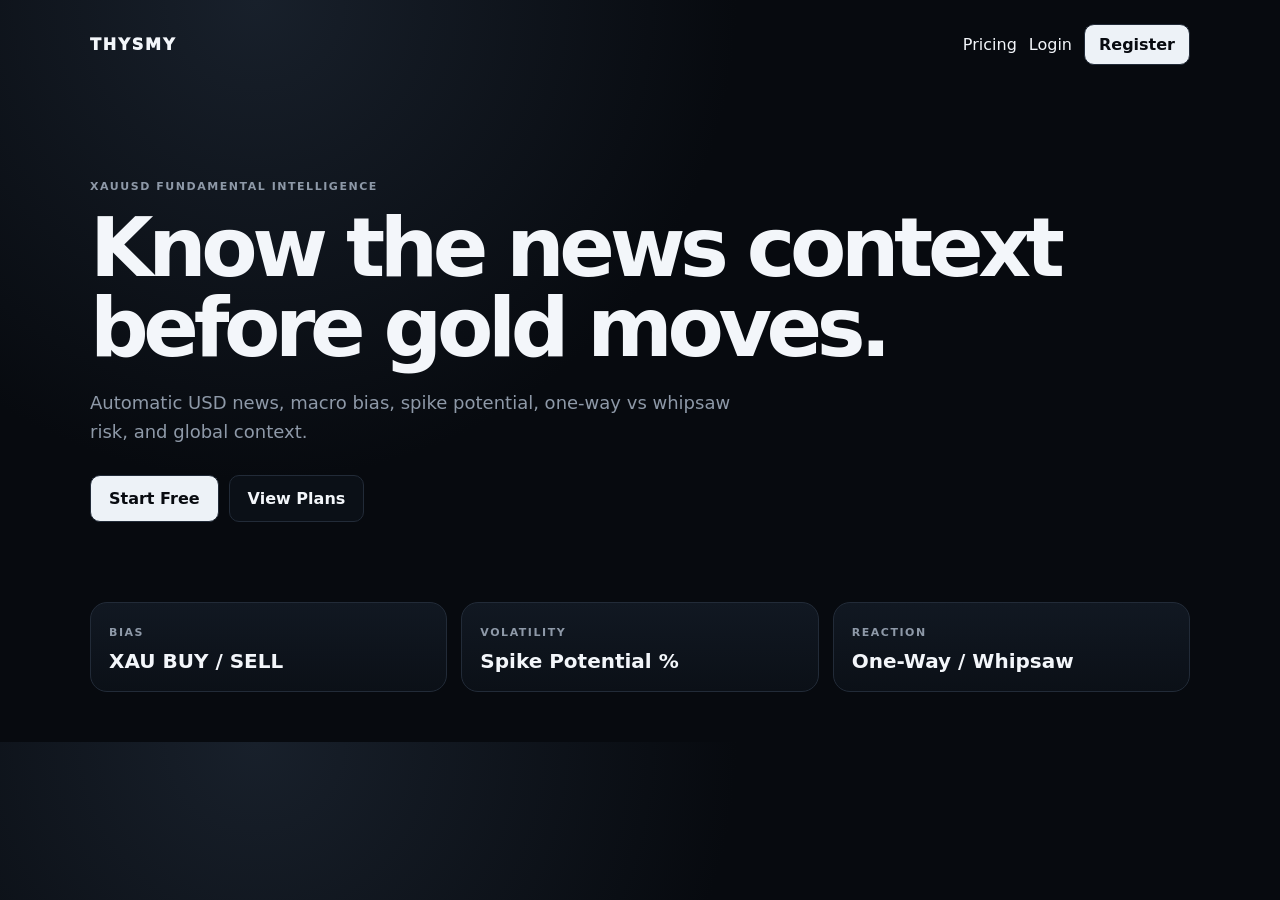
<file: templates/landing.html>
<!doctype html><html><head><meta charset="utf-8"><meta name="viewport" content="width=device-width,initial-scale=1"><title>THYSMY</title><link rel="stylesheet" href="/static/v3.css"></head><body><main class="shell"><nav><b class="brand">THYSMY</b><div><a href="/pricing">Pricing</a><a href="/login">Login</a><a class="btn" href="/register">Register</a></div></nav><section class="landingHero"><span class="tiny">XAUUSD FUNDAMENTAL INTELLIGENCE</span><h1>Know the news context<br>before gold moves.</h1><p>Automatic USD news, macro bias, spike potential, one-way vs whipsaw risk, and global context.</p><div class="actions"><a class="btn big" href="/register">Start Free</a><a class="ghost big" href="/pricing">View Plans</a></div></section><section class="featureGrid"><div class="panel"><span>BIAS</span><b>XAU BUY / SELL</b></div><div class="panel"><span>VOLATILITY</span><b>Spike Potential %</b></div><div class="panel"><span>REACTION</span><b>One-Way / Whipsaw</b></div></section></main></body></html>
</file>
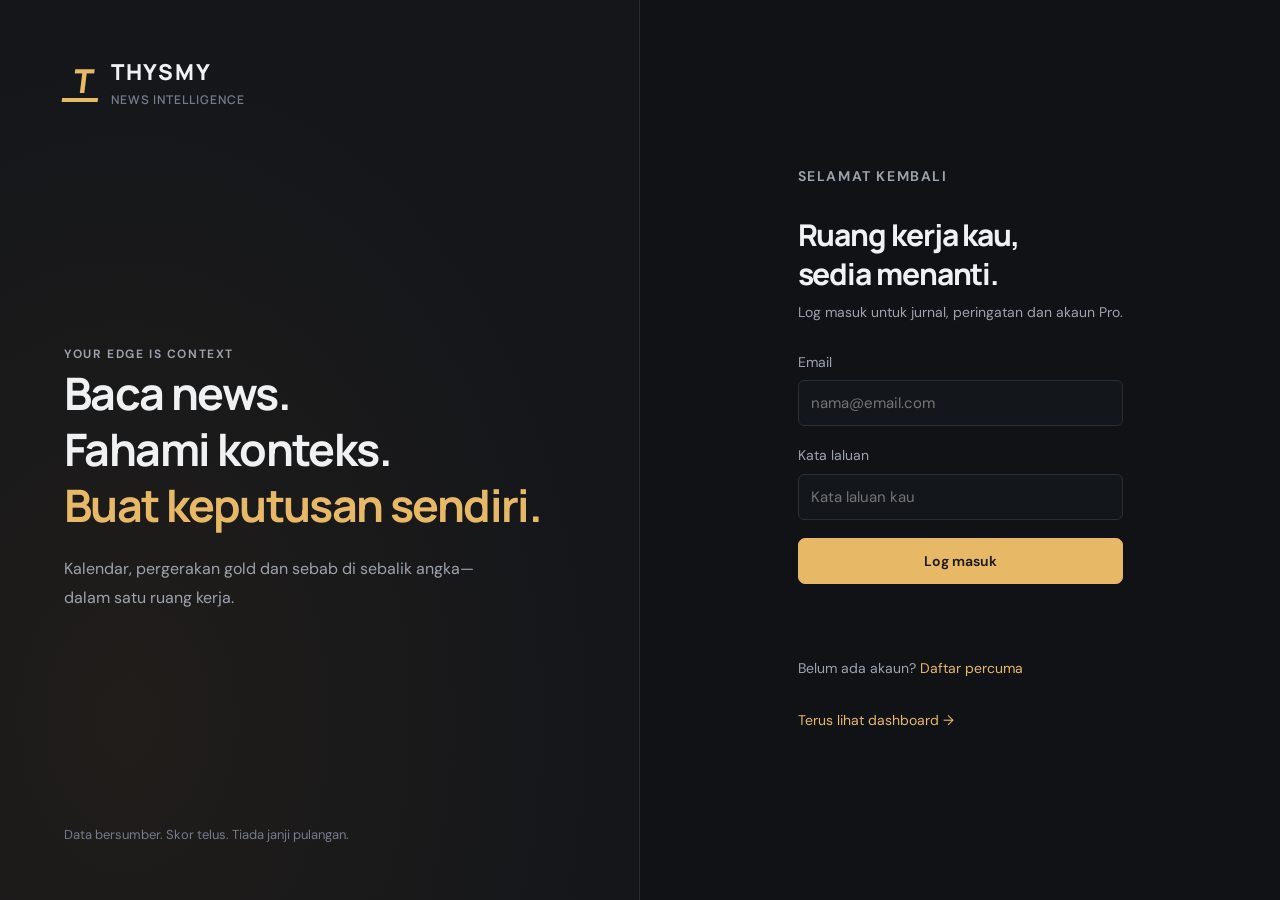
<file: templates/login.html>
<!doctype html>
<html lang="ms"><head><meta charset="utf-8"><meta name="viewport" content="width=device-width,initial-scale=1"><title>Log masuk · THYSMY</title><meta name="description" content="Kalendar ekonomi, analisis gold dan ruang kerja trading THYSMY."><link rel="icon" href="/static/favicon.svg" type="image/svg+xml"><link rel="stylesheet" href="/static/workspace.css"><script src="/static/auth.js" defer></script></head><body class="auth-page"><aside class="auth-story"><a class="brand" href="/"><span class="brand-icon">T</span><span>THYSMY<small>NEWS INTELLIGENCE</small></span></a><div><p class="eyebrow">YOUR EDGE IS CONTEXT</p><h2>Baca news.<br>Fahami konteks.<br><span class="gold-text">Buat keputusan sendiri.</span></h2><p>Kalendar, pergerakan gold dan sebab di sebalik angka—dalam satu ruang kerja.</p></div><small>Data bersumber. Skor telus. Tiada janji pulangan.</small></aside><main class="auth-content"><div class="auth-box"><p class="eyebrow">SELAMAT KEMBALI</p><h1>Ruang kerja kau,<br>sedia menanti.</h1><p class="subtitle">Log masuk untuk jurnal, peringatan dan akaun Pro.</p><form id="form" class="stack"><label>Email<input id="email" type="email" autocomplete="email" maxlength="254" required placeholder="nama@email.com"></label><label>Kata laluan<input id="password" type="password" autocomplete="current-password" maxlength="200" required placeholder="Kata laluan kau"></label><button class="button gold full" id="loginBtn">Log masuk</button><p class="form-status" id="msg" role="status" aria-live="polite"></p></form><p class="auth-switch">Belum ada akaun? <a class="gold-text" href="/register">Daftar percuma</a></p><a class="inline-link" href="/dashboard">Terus lihat dashboard →</a></div></main></body></html>
</file>
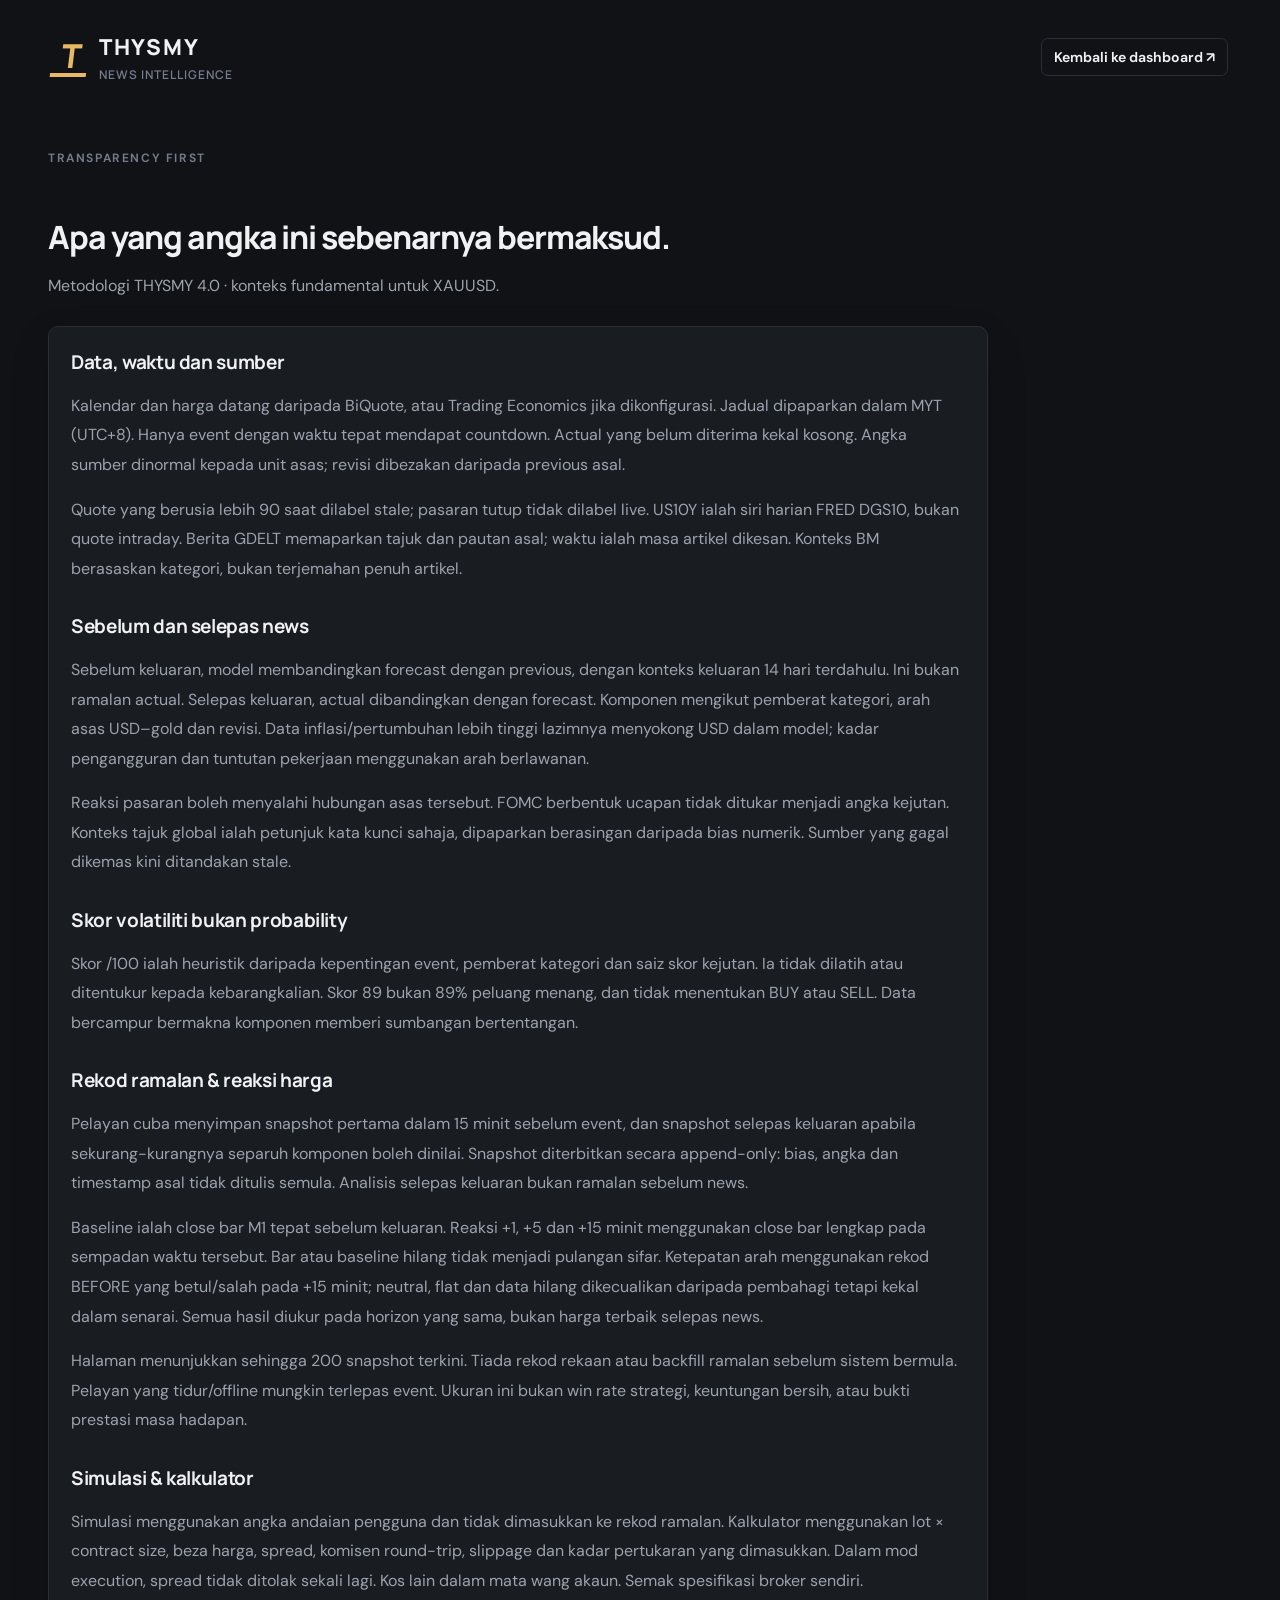
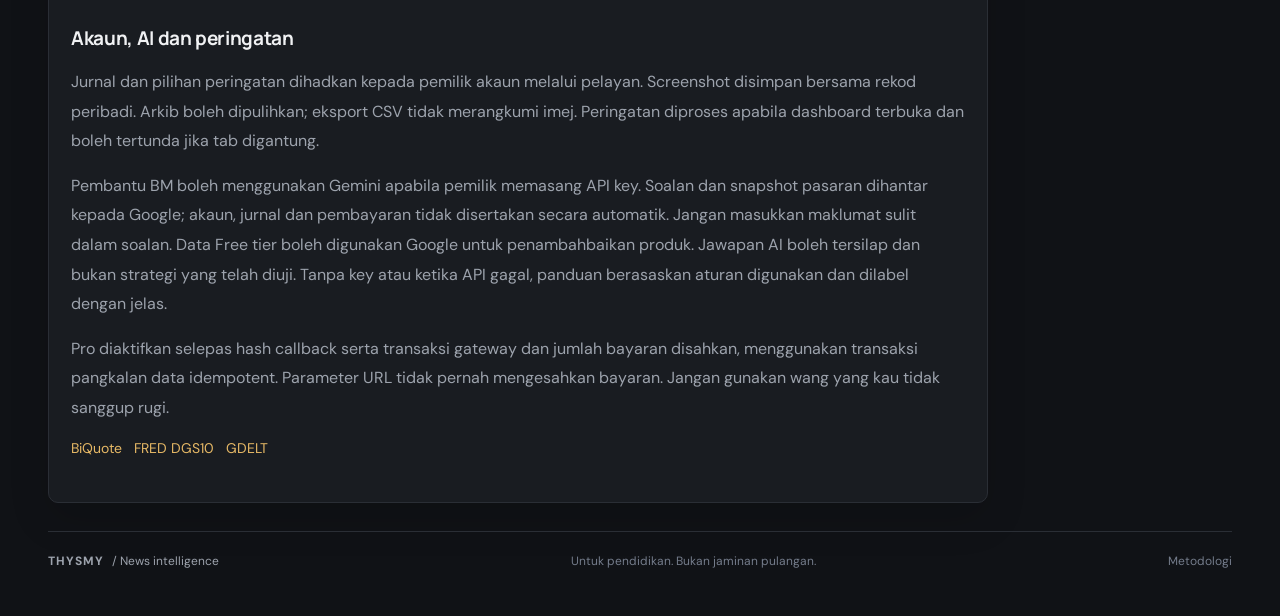
<file: templates/methodology.html>
<!doctype html>
<html lang="ms"><head><meta charset="utf-8"><meta name="viewport" content="width=device-width,initial-scale=1"><title>Metodologi · THYSMY</title><meta name="description" content="Kalendar ekonomi, analisis gold dan ruang kerja trading THYSMY."><link rel="icon" href="/static/favicon.svg" type="image/svg+xml"><link rel="stylesheet" href="/static/workspace.css"></head><body><header class="standalone-nav"><a class="brand" href="/"><span class="brand-icon">T</span><span>THYSMY<small>NEWS INTELLIGENCE</small></span></a><a href="/dashboard" class="button outline small">Kembali ke dashboard ↗</a></header><main class="standalone"><div class="page-heading"><div><p class="eyebrow">TRANSPARENCY FIRST</p><h1>Apa yang angka ini sebenarnya bermaksud.</h1><p class="subtitle">Metodologi THYSMY 4.0 · konteks fundamental untuk XAUUSD.</p></div></div><section class="panel prose"><h2>Data, waktu dan sumber</h2><p>Kalendar dan harga datang daripada BiQuote, atau Trading Economics jika dikonfigurasi. Jadual dipaparkan dalam MYT (UTC+8). Hanya event dengan waktu tepat mendapat countdown. Actual yang belum diterima kekal kosong. Angka sumber dinormal kepada unit asas; revisi dibezakan daripada previous asal.</p><p>Quote yang berusia lebih 90 saat dilabel stale; pasaran tutup tidak dilabel live. US10Y ialah siri harian FRED DGS10, bukan quote intraday. Berita GDELT memaparkan tajuk dan pautan asal; waktu ialah masa artikel dikesan. Konteks BM berasaskan kategori, bukan terjemahan penuh artikel.</p><h2>Sebelum dan selepas news</h2><p>Sebelum keluaran, model membandingkan forecast dengan previous, dengan konteks keluaran 14 hari terdahulu. Ini bukan ramalan actual. Selepas keluaran, actual dibandingkan dengan forecast. Komponen mengikut pemberat kategori, arah asas USD–gold dan revisi. Data inflasi/pertumbuhan lebih tinggi lazimnya menyokong USD dalam model; kadar pengangguran dan tuntutan pekerjaan menggunakan arah berlawanan.</p><p>Reaksi pasaran boleh menyalahi hubungan asas tersebut. FOMC berbentuk ucapan tidak ditukar menjadi angka kejutan. Konteks tajuk global ialah petunjuk kata kunci sahaja, dipaparkan berasingan daripada bias numerik. Sumber yang gagal dikemas kini ditandakan stale.</p><h2>Skor volatiliti bukan probability</h2><p>Skor /100 ialah heuristik daripada kepentingan event, pemberat kategori dan saiz skor kejutan. Ia tidak dilatih atau ditentukur kepada kebarangkalian. Skor 89 bukan 89% peluang menang, dan tidak menentukan BUY atau SELL. Data bercampur bermakna komponen memberi sumbangan bertentangan.</p><h2>Rekod ramalan & reaksi harga</h2><p>Pelayan cuba menyimpan snapshot pertama dalam 15 minit sebelum event, dan snapshot selepas keluaran apabila sekurang-kurangnya separuh komponen boleh dinilai. Snapshot diterbitkan secara append-only: bias, angka dan timestamp asal tidak ditulis semula. Analisis selepas keluaran bukan ramalan sebelum news.</p><p>Baseline ialah close bar M1 tepat sebelum keluaran. Reaksi +1, +5 dan +15 minit menggunakan close bar lengkap pada sempadan waktu tersebut. Bar atau baseline hilang tidak menjadi pulangan sifar. Ketepatan arah menggunakan rekod BEFORE yang betul/salah pada +15 minit; neutral, flat dan data hilang dikecualikan daripada pembahagi tetapi kekal dalam senarai. Semua hasil diukur pada horizon yang sama, bukan harga terbaik selepas news.</p><p>Halaman menunjukkan sehingga 200 snapshot terkini. Tiada rekod rekaan atau backfill ramalan sebelum sistem bermula. Pelayan yang tidur/offline mungkin terlepas event. Ukuran ini bukan win rate strategi, keuntungan bersih, atau bukti prestasi masa hadapan.</p><h2>Simulasi & kalkulator</h2><p>Simulasi menggunakan angka andaian pengguna dan tidak dimasukkan ke rekod ramalan. Kalkulator menggunakan lot × contract size, beza harga, spread, komisen round-trip, slippage dan kadar pertukaran yang dimasukkan. Dalam mod execution, spread tidak ditolak sekali lagi. Kos lain dalam mata wang akaun. Semak spesifikasi broker sendiri.</p><h2>Akaun, AI dan peringatan</h2><p>Jurnal dan pilihan peringatan dihadkan kepada pemilik akaun melalui pelayan. Screenshot disimpan bersama rekod peribadi. Arkib boleh dipulihkan; eksport CSV tidak merangkumi imej. Peringatan diproses apabila dashboard terbuka dan boleh tertunda jika tab digantung.</p><p>Pembantu BM boleh menggunakan Gemini apabila pemilik memasang API key. Soalan dan snapshot pasaran dihantar kepada Google; akaun, jurnal dan pembayaran tidak disertakan secara automatik. Jangan masukkan maklumat sulit dalam soalan. Data Free tier boleh digunakan Google untuk penambahbaikan produk. Jawapan AI boleh tersilap dan bukan strategi yang telah diuji. Tanpa key atau ketika API gagal, panduan berasaskan aturan digunakan dan dilabel dengan jelas.</p><p>Pro diaktifkan selepas hash callback serta transaksi gateway dan jumlah bayaran disahkan, menggunakan transaksi pangkalan data idempotent. Parameter URL tidak pernah mengesahkan bayaran. Jangan gunakan wang yang kau tidak sanggup rugi.</p><div class="toolbar"><a class="inline-link" href="https://biquote.io/docs/" target="_blank" rel="noopener">BiQuote</a><a class="inline-link" href="https://fred.stlouisfed.org/series/DGS10" target="_blank" rel="noopener">FRED DGS10</a><a class="inline-link" href="https://www.gdeltproject.org/" target="_blank" rel="noopener">GDELT</a></div></section><footer class="workspace-foot"><span>THYSMY <span class="muted">/ News intelligence</span></span><span>Untuk pendidikan. Bukan jaminan pulangan.</span><a href="/methodology">Metodologi</a></footer></main></body></html>
</file>
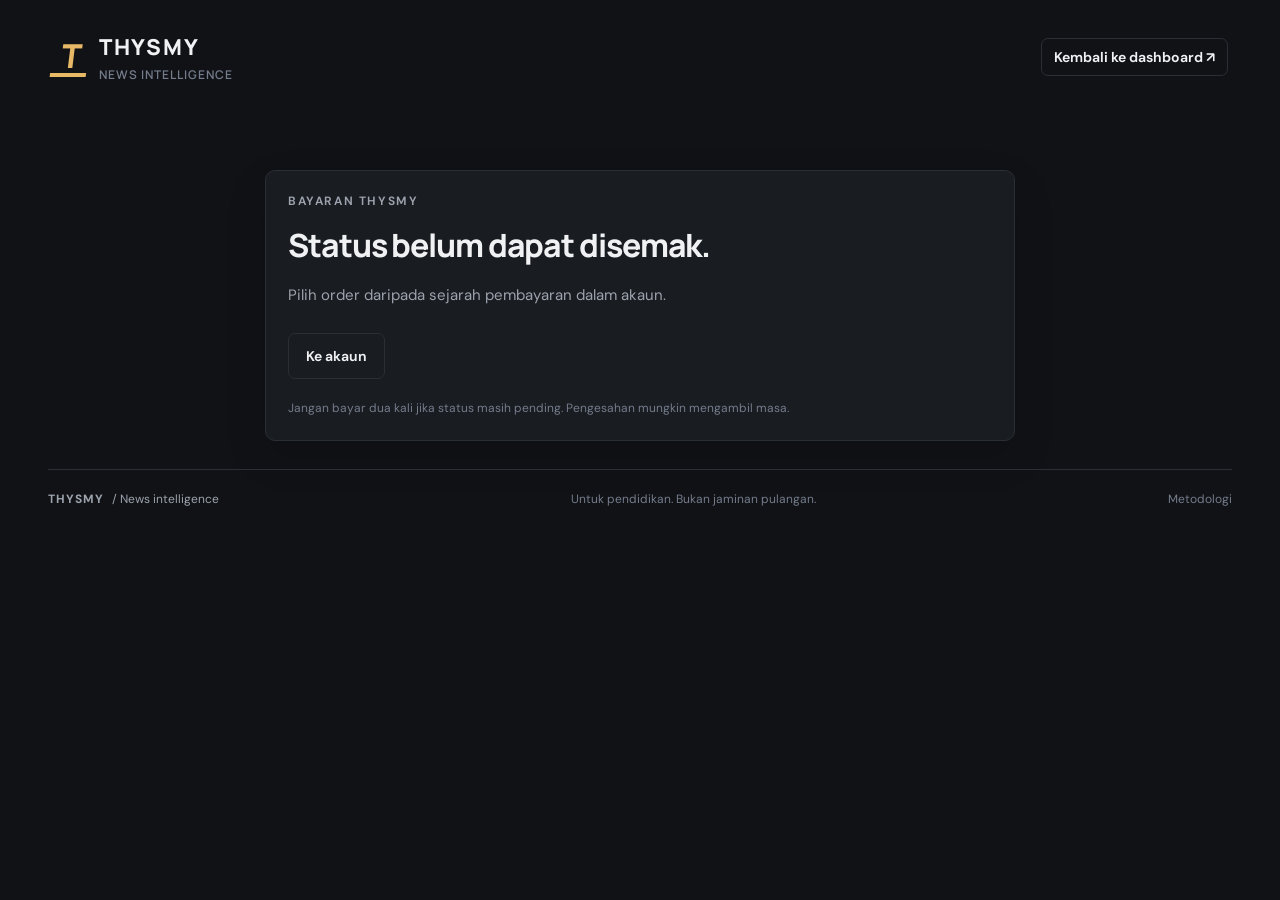
<file: templates/payment_return.html>
<!doctype html>
<html lang="ms"><head><meta charset="utf-8"><meta name="viewport" content="width=device-width,initial-scale=1"><title>Status pembayaran · THYSMY</title><meta name="description" content="Kalendar ekonomi, analisis gold dan ruang kerja trading THYSMY."><link rel="icon" href="/static/favicon.svg" type="image/svg+xml"><link rel="stylesheet" href="/static/workspace.css"><script src="/static/standalone.js" defer></script></head><body><header class="standalone-nav"><a class="brand" href="/"><span class="brand-icon">T</span><span>THYSMY<small>NEWS INTELLIGENCE</small></span></a><a href="/dashboard" class="button outline small">Kembali ke dashboard ↗</a></header><main class="standalone"><section class="panel receipt"><p class="eyebrow">BAYARAN THYSMY</p><h1 id="payment-title">Menyemak pembayaran…</h1><p class="explanation" id="payment-message" role="status">Status hanya dipaparkan selepas disemak dengan akaun dan pelayan.</p><div id="receipt-details"></div><div class="toolbar" style="margin-top:24px"><button class="button gold" id="recheck-payment" hidden>Semak semula dengan gateway</button><button class="button outline" id="print-receipt" hidden>Cetak / simpan resit PDF</button><a class="button outline" href="/dashboard#account">Ke akaun</a></div><p class="help-text">Jangan bayar dua kali jika status masih pending. Pengesahan mungkin mengambil masa.</p></section><footer class="workspace-foot"><span>THYSMY <span class="muted">/ News intelligence</span></span><span>Untuk pendidikan. Bukan jaminan pulangan.</span><a href="/methodology">Metodologi</a></footer></main></body></html>
</file>
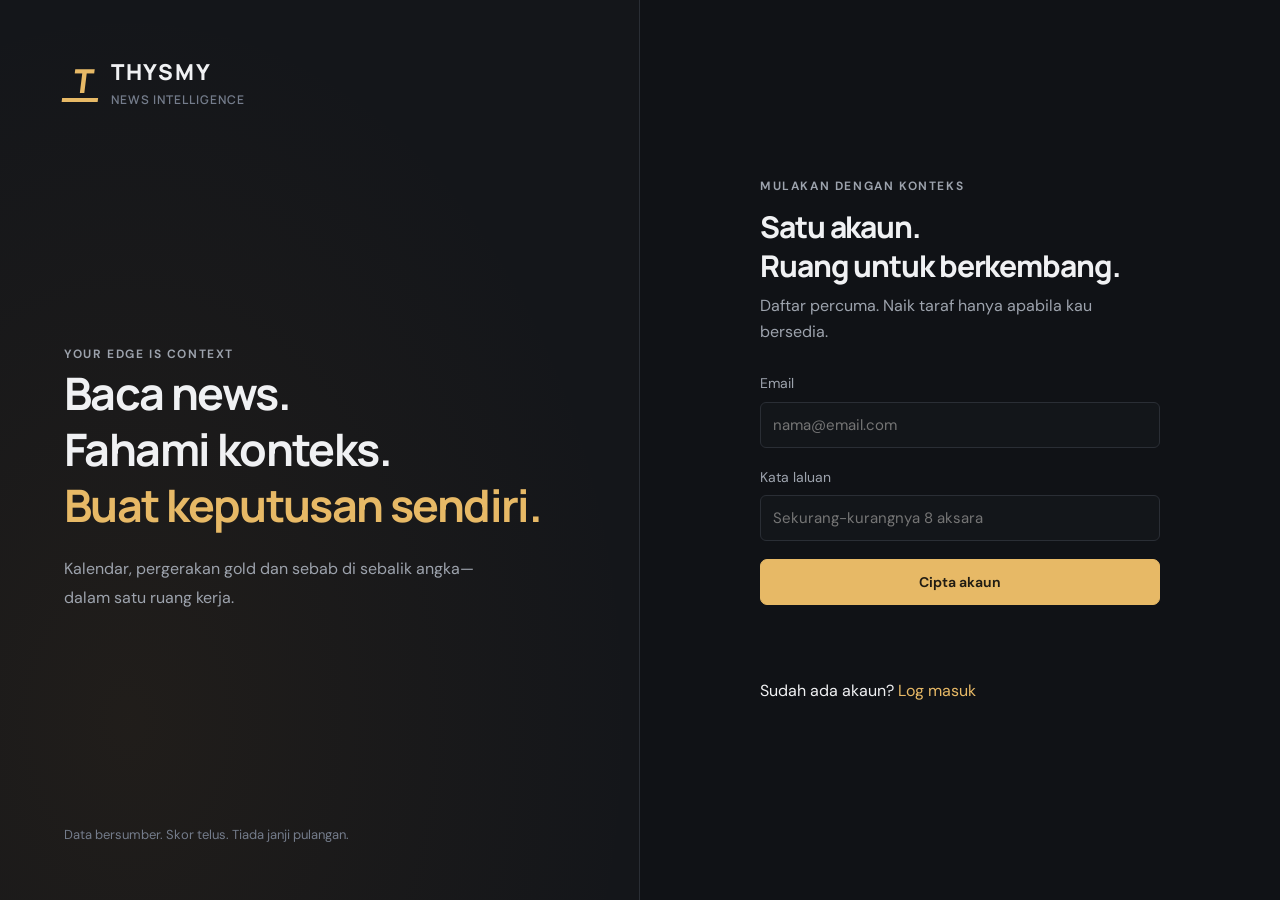
<file: templates/register.html>
<!doctype html>
<html lang="ms"><head><meta charset="utf-8"><meta name="viewport" content="width=device-width,initial-scale=1"><title>Daftar · THYSMY</title><meta name="description" content="Kalendar ekonomi, analisis gold dan ruang kerja trading THYSMY."><link rel="icon" href="/static/favicon.svg" type="image/svg+xml"><link rel="stylesheet" href="/static/workspace.css"><script src="/static/register.js" defer></script></head><body class="auth-page"><aside class="auth-story"><a class="brand" href="/"><span class="brand-icon">T</span><span>THYSMY<small>NEWS INTELLIGENCE</small></span></a><div><p class="eyebrow">YOUR EDGE IS CONTEXT</p><h2>Baca news.<br>Fahami konteks.<br><span class="gold-text">Buat keputusan sendiri.</span></h2><p>Kalendar, pergerakan gold dan sebab di sebalik angka—dalam satu ruang kerja.</p></div><small>Data bersumber. Skor telus. Tiada janji pulangan.</small></aside><main class="auth-content"><div class="auth-box"><div id="registerContent"><p class="eyebrow">MULAKAN DENGAN KONTEKS</p><h1>Satu akaun.<br>Ruang untuk berkembang.</h1><p class="subtitle">Daftar percuma. Naik taraf hanya apabila kau bersedia.</p><form id="registerForm" class="stack"><label>Email<input id="email" type="email" autocomplete="email" maxlength="254" required placeholder="nama@email.com"></label><label>Kata laluan<input id="password" type="password" autocomplete="new-password" minlength="8" maxlength="200" required placeholder="Sekurang-kurangnya 8 aksara"></label><button class="button gold full" id="registerBtn">Cipta akaun</button><p class="form-status" id="msg" role="status" aria-live="polite"></p></form><p class="auth-switch">Sudah ada akaun? <a class="gold-text" href="/login">Log masuk</a></p></div><div id="registerSuccess" class="hidden" role="status"><span class="badge green">PENDAFTARAN DITERIMA</span><h1 style="margin-top:20px">Semak email kau.</h1><p class="explanation">Buka pautan pengesahan dalam Inbox. Kalau belum nampak, semak folder Spam atau Junk juga.</p><p class="help-text">Selepas email disahkan, kau boleh log masuk. Halaman ini tidak akan mengalihkan kau secara automatik.</p><a class="button gold full" style="margin-top:24px" href="/login">Ke halaman login</a></div></div></main></body></html>
</file>
<file: static/v3.css>
:root{--bg:#070a0f;--p:#10161f;--line:#222b38;--txt:#f3f6fa;--muted:#8e99a8;--white:#edf2f7}*{box-sizing:border-box}body{margin:0;background:radial-gradient(circle at 20% 0,#18202b 0,#070a0f 38%);color:var(--txt);font-family:Inter,system-ui,-apple-system,Segoe UI,sans-serif}a{color:inherit;text-decoration:none}.shell,.dash{width:min(1100px,calc(100% - 28px));margin:auto;padding:24px 0 50px}nav,.dashTop{display:flex;justify-content:space-between;align-items:center;gap:14px}nav div{display:flex;align-items:center;gap:12px}.brand{font-weight:950;letter-spacing:.12em}.btn,.ghost{display:inline-block;border-radius:10px;padding:10px 14px;font-weight:850;border:1px solid var(--line);cursor:pointer}.btn{background:var(--white);color:#080b10}.ghost{background:#0b1017;color:var(--txt)}.big{padding:13px 18px}.landingHero{padding:110px 0 80px}.tiny,.planName,.panel>span{font-size:11px;letter-spacing:.14em;color:var(--muted);font-weight:850}.landingHero h1{font-size:clamp(44px,7vw,82px);line-height:.97;letter-spacing:-.065em;margin:14px 0 22px}.landingHero p{max-width:650px;font-size:18px;color:var(--muted);line-height:1.6}.actions{display:flex;gap:10px;margin-top:28px}.featureGrid,.metrics,.cols,.plans{display:grid;gap:14px}.featureGrid,.metrics{grid-template-columns:repeat(3,1fr)}.cols,.plans{grid-template-columns:1fr 1fr}.panel,.plan,.authCard{background:linear-gradient(180deg,#111822,#0b1017);border:1px solid var(--line);border-radius:17px;padding:18px}.featureGrid b{display:block;font-size:20px;margin-top:9px}.authWrap{min-height:100vh;display:grid;place-items:center;padding:20px}.authCard{width:min(430px,100%)}.authCard h1{font-size:34px;margin:8px 0}.authCard p{color:var(--muted)}form{display:grid;gap:10px;margin:22px 0}input{width:100%;background:#080c12;border:1px solid var(--line);color:var(--txt);padding:12px;border-radius:10px;font:inherit}.msg{font-size:13px;color:#e2bcbc;min-height:18px}.small{font-size:12px}.back{position:absolute;top:22px;left:22px}.demoBox{display:grid;grid-template-columns:1fr 1fr;gap:8px;border-top:1px solid var(--line);padding-top:14px}.demoBox b{grid-column:1/-1;font-size:12px;color:var(--muted)}.pricingHead{padding:70px 0 30px}.pricingHead h1{font-size:54px;margin:7px 0}.plan{padding:28px}.plan.featured{border-color:#697585}.price{font-size:40px;font-weight:900;margin:10px 0}.price small{font-size:13px;color:var(--muted)}ul{padding-left:18px;color:var(--muted);line-height:2}.dashTop{margin-bottom:15px}.dashTop h1{margin:3px 0;font-size:28px}.topActions{display:flex;gap:8px}.accountBar{display:flex;justify-content:space-between;gap:12px;padding:12px 15px;border:1px solid var(--line);border-radius:12px;margin-bottom:14px;color:var(--muted);font-size:13px}.hero{padding:24px}.bigBias{font-size:52px;font-weight:950;letter-spacing:-.055em;margin:12px 0 20px}.stats{display:flex;gap:40px}.stats div{display:flex;flex-direction:column;gap:6px}.stats span{font-size:10px;color:var(--muted)}.stats b{font-size:24px}.news{display:grid;grid-template-columns:1fr auto;align-items:start;margin-top:14px}.news h2{font-size:28px;margin:5px 0}.news>strong{font-size:23px}.news #events{grid-column:1/-1}.eventRow{border-top:1px solid rgba(255,255,255,.07);padding:10px 0;display:flex;justify-content:space-between;gap:10px;color:var(--muted)}.eventRow b{color:var(--txt)}.metrics{margin-top:14px}.metrics .panel b{display:block;font-size:34px;margin-top:8px}.cols{margin-top:14px}.kv{display:flex;justify-content:space-between;border-top:1px solid rgba(255,255,255,.07);padding:9px 0;color:var(--muted)}.kv b{color:var(--txt)}.locked{text-align:center;margin-top:14px;padding:30px}.locked p{color:var(--muted)}.tableWrap{overflow:auto}table{width:100%;border-collapse:collapse;font-size:13px}th,td{text-align:left;padding:10px;border-top:1px solid rgba(255,255,255,.07);white-space:nowrap}th{color:var(--muted)}.miniBtn{padding:6px 8px;border-radius:7px;border:1px solid var(--line);background:#0a0f15;color:var(--txt);cursor:pointer}.hidden{display:none!important}@media(max-width:760px){.featureGrid,.metrics,.cols,.plans{grid-template-columns:1fr}.landingHero{padding:70px 0 45px}.bigBias{font-size:40px}.news{grid-template-columns:1fr}.demoBox{grid-template-columns:1fr}.accountBar{display:block}}

.registerSuccess{text-align:center;padding:10px 2px 4px}
.registerSuccess .successIcon{
  width:58px;height:58px;border-radius:50%;margin:4px auto 18px;
  display:grid;place-items:center;font-size:30px;font-weight:900;
  background:#edf2f7;color:#080b10
}
.registerSuccess p{line-height:1.65}
button:disabled{opacity:.6;cursor:not-allowed}
.msg{line-height:1.45}
</file>
<file: static/workspace.css>
@import url('https://fonts.googleapis.com/css2?family=DM+Sans:wght@400;450;500;550;600;650;700&family=Manrope:wght@400;500;600;650;700;750;800&display=swap');
:root{color-scheme:dark;--bg:#101216;--sidebar:#14161a;--panel:#191c21;--panel-2:#1e2228;--line:#2a2e35;--text:#f0f1f3;--muted:#9da3ad;--dim:#747c8b;--gold:#e7b966;--gold-bg:#3a3020;--green:#60c9a8;--red:#f0868d;--input:#13161a;--shadow:0 16px 40px #0002}
[data-theme=light]{color-scheme:light;--bg:#f2f4f7;--sidebar:#fff;--panel:#fff;--panel-2:#edf0f4;--line:#dce1e8;--text:#1b2029;--muted:#566173;--dim:#737d8b;--gold:#986316;--gold-bg:#f5e7ca;--green:#127258;--red:#b43c4a;--input:#f8f9fb;--shadow:0 12px 30px #28354a09}
*{box-sizing:border-box}body{margin:0;background:var(--bg);color:var(--text);font:16px/1.6 'DM Sans',system-ui,sans-serif}a{color:inherit;text-decoration:none}button,input,select,textarea{font:inherit}button,a,input,select,textarea{-webkit-tap-highlight-color:transparent}button{cursor:pointer}button:disabled{opacity:.5;cursor:wait}button:focus-visible,a:focus-visible,input:focus-visible,select:focus-visible,textarea:focus-visible{outline:2px solid var(--gold);outline-offset:4px}button svg,a svg{pointer-events:none}svg{width:19px;height:19px;vertical-align:middle;flex-shrink:0}h1,h2,h3,p{margin:0}h1,h2,h3,.brand{font-family:Manrope,'DM Sans',sans-serif}h1{font-size:clamp(26px,2.5vw,34px);letter-spacing:-1.1px;font-weight:750;line-height:1.3}h2{font-size:19px;letter-spacing:-.35px;line-height:1.4}h3{font-size:17px}small{font-size:13px;line-height:1.5}.muted,.subtitle{color:var(--muted)}.gold-text,.gold-dot{color:var(--gold)}.positive{color:var(--green)!important}.negative{color:var(--red)!important}.hidden,[hidden]{display:none!important}.skip-link{position:fixed;top:-100px;background:var(--gold);color:#151515;padding:10px;z-index:100}.skip-link:focus{top:0}
.sidebar{width:238px;position:fixed;inset:0 auto 0 0;background:var(--sidebar);border-right:1px solid var(--line);display:flex;flex-direction:column;padding:31px 18px 16px;z-index:40}.brand{display:flex;align-items:center;gap:11px;font-weight:800;letter-spacing:1.7px;font-size:22px;margin:0 12px 36px}.brand-icon{display:grid;place-items:center;width:36px;height:39px;font-size:33px;line-height:1;color:var(--gold);font-weight:800;letter-spacing:-2px;border-bottom:4px solid var(--gold);transform:skew(-7deg)}.brand small{display:block;letter-spacing:1.8px;font-size:9px;color:var(--dim);margin-top:1px;font-weight:600}.nav-caption{display:block;color:var(--dim);font-size:11px;font-weight:700;letter-spacing:1.3px;margin:22px 14px 10px}.sidebar>.nav-caption{margin-top:0}nav{overflow:auto;scrollbar-width:thin}nav a{position:relative;display:flex;gap:12px;align-items:center;font-size:14px;padding:11px 13px;margin:3px 0;border-radius:7px;color:var(--muted);transition:background .2s,color .2s}nav a:hover{background:var(--panel-2);color:var(--text)}nav a.active{background:var(--gold-bg);color:var(--gold)}nav a.active:before{content:"";height:20px;width:3px;background:var(--gold);position:absolute;left:-18px;border-radius:0 3px 3px 0}.nav-tag{font-size:9px;font-weight:700;padding:1px 5px;border:1px solid var(--line);border-radius:4px;margin-left:auto}.sidebar-footer{margin-top:auto;padding:20px 5px 0;display:flex;align-items:center;gap:9px;font-size:12px}.sidebar-footer b{display:block;max-width:139px;overflow:hidden;text-overflow:ellipsis;white-space:nowrap}.sidebar-footer small{display:block;color:var(--dim);font-size:11px}.avatar{width:33px;height:33px;border:1px solid #615339;background:var(--gold-bg);color:var(--gold);display:grid;place-items:center;border-radius:50%;font-size:13px;font-weight:700}
.workspace{margin-left:238px}.topbar{height:74px;display:flex;align-items:center;justify-content:space-between;padding:0 36px;border-bottom:1px solid var(--line);gap:15px}.breadcrumb{display:flex;align-items:center;gap:14px;font-size:13px;color:var(--dim)}.breadcrumb b{color:var(--text);font-weight:500}.crumb-slash{color:var(--line)}.top-actions{display:flex;align-items:center;gap:17px}.time-zone{display:flex;align-items:center;gap:7px;color:var(--muted);font-size:12px;font-variant-numeric:tabular-nums}.icon-button{border:0;background:transparent;color:var(--muted);width:34px;height:36px;display:inline-flex;align-items:center;justify-content:center;border-radius:6px}.icon-button:hover{background:var(--panel-2);color:var(--text)}.button{border:1px solid var(--line);background:var(--panel-2);color:var(--text);padding:11px 17px;border-radius:7px;display:inline-flex;align-items:center;justify-content:center;gap:9px;font-size:14px;font-weight:650;min-height:42px;transition:filter .2s,transform .2s}.button:hover{filter:brightness(1.1)}.gold{background:var(--gold);border-color:var(--gold);color:#211c13}.small{padding:7px 12px;min-height:35px;font-size:12px}.small svg{width:15px;height:15px}.outline{background:transparent}.full{width:100%}.text-button{border:0;background:transparent;color:var(--muted);display:flex;align-items:center;justify-content:center;gap:7px;padding:10px;font-size:13px}.inline-link{font-size:13px;color:var(--gold);display:inline-flex;align-items:center;gap:8px}.inline-link svg{width:14px;height:14px}.mobile-menu{display:none}
main{max-width:1640px;margin:auto;padding:32px 36px 20px}.page-heading{display:flex;align-items:center;justify-content:space-between;gap:20px;margin-bottom:28px}.eyebrow{color:var(--muted);font-size:10px;letter-spacing:1.6px;font-weight:650;line-height:1.4}.page-heading .eyebrow{margin-bottom:9px;color:var(--dim);font-size:10px}.subtitle{font-size:14px;margin-top:7px}.heading-actions{display:flex;align-items:center;gap:12px}.status-chip{font-size:11px;padding:4px 8px;border:1px solid var(--line);border-radius:5px;color:var(--muted)}.status-chip.live{color:var(--green)}.status-chip.live:before{content:"";display:inline-block;width:5px;height:5px;border-radius:50%;background:var(--green);margin-right:6px}.notice{border:1px solid #6a502b;background:var(--gold-bg);padding:12px 16px;border-radius:8px;color:var(--gold);margin:0 0 20px;font-size:14px}.market-strip{display:grid;grid-template-columns:repeat(3,minmax(0,1fr));border:1px solid var(--line);background:var(--panel);border-radius:10px;margin-bottom:24px}.market-tile{display:flex;align-items:center;gap:12px;padding:19px 20px;min-width:0}.market-tile+.market-tile{border-left:1px solid var(--line)}.market-tile b{font-size:12px;display:block;font-weight:600}.market-tile small{display:block;color:var(--dim);font-size:11px}.instrument-icon{display:grid;place-items:center;width:34px;height:34px;border:1px solid var(--line);border-radius:50%;font-family:Manrope;font-size:15px;font-weight:650;color:var(--muted);flex-shrink:0}.instrument-icon.gold-text{color:var(--gold)}.market-value{text-align:right;margin-left:auto;font-variant-numeric:tabular-nums}.market-value strong{font-size:19px;font-weight:600;letter-spacing:-.4px;white-space:nowrap}.market-value small{font-size:11px}
.panel{border:1px solid var(--line);background:var(--panel);border-radius:10px;padding:22px;min-width:0;box-shadow:var(--shadow)}.panel-heading{display:flex;align-items:center;justify-content:space-between;gap:12px;margin-bottom:15px}.panel-heading .eyebrow{margin:0}.panel-heading>svg{color:var(--dim)}.panel-heading h2 .muted{font-size:13px;font-weight:450;margin-left:6px}.overview-grid{display:grid;grid-template-columns:minmax(0,1.95fr) minmax(280px,1fr);gap:22px;margin-bottom:22px}.chart-panel{padding-bottom:14px}.chart-panel h2{font-size:17px}.chart-quote{display:flex;align-items:baseline;gap:13px;margin-top:20px}.chart-quote strong{font:650 32px/1.2 Manrope;letter-spacing:-1px;font-variant-numeric:tabular-nums}.chart-quote span{font-size:12px}.segmented{display:inline-flex;background:var(--input);border:1px solid var(--line);border-radius:6px;padding:3px;gap:2px}.segmented button{border:0;background:transparent;color:var(--muted);padding:4px 10px;border-radius:4px;font-size:12px}.segmented button.selected{background:var(--panel-2);color:var(--text)}.chart-wrap{height:246px;position:relative;margin:15px -5px 0}.chart-wrap canvas{width:100%;height:100%;display:block}.chart-empty{position:absolute;inset:0;display:flex;align-items:center;justify-content:center;flex-direction:column;gap:8px;color:var(--dim);background:repeating-linear-gradient(0deg,transparent,transparent 58px,var(--line) 59px,transparent 60px)}.chart-empty svg{width:32px;height:32px;margin-bottom:4px;color:var(--gold)}.chart-empty b{font-size:14px;color:var(--muted);font-weight:500;background:var(--panel);padding:4px}.chart-empty span{font-size:12px;max-width:260px;text-align:center;background:var(--panel)}.panel-foot{display:flex;justify-content:space-between;gap:10px;padding-top:13px;font-size:10px;color:var(--dim);border-top:1px solid var(--line)}.event-focus{display:flex;flex-direction:column;background:radial-gradient(ellipse at 100% 0%,#9b783812,transparent 70%),var(--panel)}.event-focus h2{font-size:22px;margin-top:12px}.event-focus>.muted{font-size:12px;margin-top:4px}.badge{font-size:10px;border:1px solid var(--line);border-radius:4px;padding:3px 7px;color:var(--muted);white-space:nowrap;font-weight:550;display:inline-block}.amber{color:var(--gold);background:var(--gold-bg);border-color:#70542750}.green{color:var(--green);background:#38bb9115;border-color:#38bb9130}.red{color:var(--red);background:#ed697818;border-color:#ed697835}.event-orb{background:var(--gold-bg);border:1px solid #70542750;width:40px;height:40px;display:grid;place-items:center;border-radius:10px;color:var(--gold);margin-top:4px}.countdown{font:600 36px/1.25 Manrope;letter-spacing:3px;margin-top:17px;font-variant-numeric:tabular-nums;color:var(--text)}.countdown-label{font-size:9px;letter-spacing:1.4px;color:var(--dim);margin-top:4px}.event-components{margin:20px 0 18px;flex:1}.component-row{display:flex;justify-content:space-between;gap:10px;padding:7px 0;font-size:12px;border-top:1px solid var(--line);color:var(--muted)}.component-row b{font-weight:500;color:var(--text);text-align:right}.event-focus>.text-button{padding-bottom:0;font-size:11px}
.signal-grid{display:grid;grid-template-columns:repeat(3,minmax(0,1fr));gap:22px;margin-bottom:22px}.signal-card h2{font-size:25px;font-weight:650;letter-spacing:-.7px;margin:15px 0 7px}.signal-card .muted{font-size:12px;line-height:1.65;min-height:40px}.signal-card .inline-link{margin-top:15px;font-size:12px}.score-line{display:flex;align-items:baseline;gap:5px}.score-line>span{font-size:14px;color:var(--dim)}.score-line .badge{margin-left:auto;font-size:10px}.direction-bar{height:5px;border-radius:4px;background:linear-gradient(90deg,#de7073,#515962 50%,#52bf9f);position:relative;margin-top:18px}.direction-bar>span{position:absolute;left:50%;top:-4px;width:4px;height:13px;border:1px solid var(--bg);background:var(--text);border-radius:3px}.scale-labels{display:flex;justify-content:space-between;font-size:9px;color:var(--dim);margin-top:7px;letter-spacing:.7px}.meter{height:5px;border-radius:4px;background:var(--panel-2);margin:14px 0 12px;overflow:hidden}.meter>span{display:block;background:var(--gold);width:0;height:100%;border-radius:4px;transition:width .4s}.overview-bottom{display:grid;grid-template-columns:1.35fr 1fr;gap:22px}.overview-bottom h2{font-size:16px}.list-empty{font-size:14px;color:var(--dim);min-height:150px;display:flex;align-items:center;justify-content:center;text-align:center;padding:22px}.agenda-row{display:flex;align-items:center;gap:12px;padding:13px 0;border-top:1px solid var(--line);font-size:13px}.agenda-row time{color:var(--muted);font-size:11px;min-width:53px;font-variant-numeric:tabular-nums}.agenda-row>div{min-width:0;flex:1}.agenda-row b{font-weight:500}.agenda-row small{display:block;font-size:10px;color:var(--dim)}.news-row{display:block;padding:13px 0;border-top:1px solid var(--line)}.news-row b{display:block;font-size:13px;font-weight:500;line-height:1.6}.news-row small{color:var(--dim);font-size:10px;display:block;margin-top:5px}.news-row:hover b{color:var(--gold)}.workspace-foot{display:flex;align-items:center;justify-content:space-between;gap:20px;font-size:10px;color:var(--dim);margin-top:28px;padding-top:20px;border-top:1px solid var(--line)}.workspace-foot>span:first-child{font-weight:700;letter-spacing:1px;color:var(--muted)}.workspace-foot .muted{font-weight:400;letter-spacing:0;margin-left:4px}
.toolbar{display:flex;align-items:center;gap:12px;flex-wrap:wrap;margin-bottom:20px}.toolbar input{min-width:200px;flex:1}.form-grid{display:grid;grid-template-columns:1fr 1fr;gap:18px}.form-grid .span-2{grid-column:1/-1}label{display:flex;flex-direction:column;gap:7px;color:var(--muted);font-size:14px}input,select,textarea{border:1px solid var(--line);background:var(--input);color:var(--text);padding:10px 12px;border-radius:6px;min-width:0;width:100%;font-size:15px;min-height:44px}input[type=checkbox]{width:18px;height:18px;min-height:0;accent-color:var(--gold)}textarea{resize:vertical;min-height:90px}label.check{display:flex;flex-direction:row;align-items:center;gap:10px}.two-columns{display:grid;grid-template-columns:1.3fr 1fr;gap:22px}.stack{display:grid;gap:20px}.help-text{font-size:12px;color:var(--dim);margin-top:10px}.result-big{font:650 36px Manrope;letter-spacing:-1px;color:var(--gold);margin:10px 0}.detail-row{display:flex;justify-content:space-between;gap:16px;font-size:14px;padding:11px 0;border-bottom:1px solid var(--line)}.detail-row>span:first-child{color:var(--muted)}.detail-row>span:last-child{text-align:right}.table-wrap{overflow:auto}table{border-collapse:collapse;width:100%;font-size:14px;text-align:left}th{font-size:11px;color:var(--dim);text-transform:uppercase;letter-spacing:.7px;font-weight:600;padding:12px;border-bottom:1px solid var(--line);white-space:nowrap}td{padding:15px 12px;border-bottom:1px solid var(--line);font-variant-numeric:tabular-nums}td small{color:var(--dim);font-size:11px;display:block}tr:last-child td{border-bottom:0}td a:hover{color:var(--gold)}.table-number{text-align:right;white-space:nowrap}.empty-state{min-height:260px;display:flex;align-items:center;justify-content:center;flex-direction:column;gap:12px;text-align:center;padding:35px}.empty-state>svg{width:36px;height:36px;color:var(--gold)}.empty-state p{max-width:440px;font-size:14px;color:var(--muted)}.empty-state h2{font-size:21px}.metric-row{display:grid;grid-template-columns:repeat(4,minmax(0,1fr));gap:18px;margin-bottom:22px}.metric-row .panel{padding:18px}.metric-row strong{display:block;font-size:26px;font-weight:600;margin-top:6px}.metric-row small{font-size:12px;color:var(--muted)}.explanation{font-size:15px;line-height:1.8;color:var(--muted)}.reason-list{padding-left:18px;color:var(--muted);font-size:14px;line-height:1.9}.chat-stream{min-height:300px;max-height:580px;overflow:auto;display:flex;flex-direction:column;gap:18px;padding:15px 0}.chat-message{max-width:90%;border:1px solid var(--line);background:var(--panel-2);border-radius:12px;padding:16px 20px;font-size:15px;white-space:pre-wrap}.chat-message.user{align-self:flex-end;background:var(--gold-bg)}.chat-message small{display:block;margin-top:12px;color:var(--dim)}.chat-message a{color:var(--gold)}.chat-compose{display:flex;gap:10px}.chat-compose input{flex:1}.suggestions{display:flex;flex-wrap:wrap;gap:8px;margin:16px 0}.suggestions button{font-size:12px}.timeline{position:relative}.timeline .news-row{padding:22px 0}.timeline .news-row b{font-size:17px}.timeline .news-row small{font-size:12px}.timeline .news-summary{font-size:14px;color:var(--muted);margin-top:10px}.subscription-card{position:relative;border-color:#775c3480;overflow:hidden}.subscription-card h2{font-size:26px}.subscription-price{font:700 43px Manrope;margin:15px 0 5px}.subscription-price small{font-family:'DM Sans';font-size:15px;color:var(--muted);font-weight:400}.check-list{list-style:none;padding:0;font-size:14px;line-height:2.5;color:var(--muted)}.check-list li:before{content:"✓";color:var(--gold);margin-right:10px}.mini-chart{height:190px;width:100%}.journal-image{max-width:100%;max-height:280px;border-radius:8px;margin-top:14px}.pills{display:flex;gap:8px;flex-wrap:wrap}.pill{padding:5px 10px;border:1px solid var(--line);border-radius:30px;font-size:12px;background:var(--panel-2);color:var(--muted)}.pill.active{color:var(--gold);border-color:var(--gold)}.form-status{min-height:25px;margin-top:12px;font-size:14px;color:var(--gold)}dialog{background:var(--panel);color:var(--text);border:1px solid var(--line);border-radius:14px;padding:32px;max-width:min(780px,calc(100vw - 32px));max-height:88vh;min-width:min(400px,calc(100vw - 32px))}dialog::backdrop{background:#0009;backdrop-filter:blur(4px)}.dialog-close{position:absolute;right:10px;top:10px}#toast{position:fixed;bottom:25px;left:calc(50% + 119px);transform:translateX(-50%);z-index:90;max-width:calc(100vw - 32px);background:var(--text);color:var(--bg);border-radius:8px;padding:12px 20px;font-size:14px;box-shadow:var(--shadow)}.nav-scrim{display:none}
.auth-page{min-height:100vh;display:grid;grid-template-columns:1fr 1fr}.auth-story{padding:55px 10%;display:flex;flex-direction:column;justify-content:space-between;background:radial-gradient(ellipse at 20% 80%,#97621e18,transparent 70%),var(--sidebar);border-right:1px solid var(--line)}.auth-story .brand{margin:0}.auth-story h1{font-size:clamp(35px,4.5vw,65px);letter-spacing:-2px;line-height:1.15;max-width:500px}.auth-story p{color:var(--muted);max-width:430px;margin-top:25px;line-height:1.8}.auth-story small{color:var(--dim)}.auth-content{display:flex;align-items:center;justify-content:center;padding:40px}.auth-box{width:100%;max-width:400px}.auth-box h1{font-size:30px;margin-bottom:8px}.auth-box>p{color:var(--muted);font-size:14px;margin-bottom:28px}.auth-box form{display:grid;gap:18px}.auth-box .auth-bottom{font-size:14px;margin-top:22px;text-align:center;color:var(--muted)}.auth-box .auth-bottom a{color:var(--gold)}.standalone{max-width:1060px;margin:auto;padding:45px 28px}.standalone .brand{margin-left:0}.standalone h1{margin:50px 0 14px}.standalone .two-columns{margin-top:35px}.methodology p,.methodology li{font-size:16px;color:var(--muted);line-height:1.9}.methodology h2{margin:30px 0 12px}
@media(min-width:1500px){.chart-wrap{height:295px}.market-tile b{font-size:14px}.market-value strong{font-size:22px}.signal-card .muted{font-size:14px}.eyebrow{font-size:12px}.agenda-row{font-size:14px}.news-row b{font-size:14px}}
@media(max-width:1200px){.sidebar{width:216px;padding-left:14px;padding-right:14px}.workspace{margin-left:216px}.brand{font-size:20px;margin-left:6px;gap:8px}.brand small{font-size:8px}.topbar{padding:0 24px}main{padding:27px 24px 20px}.market-tile{padding:16px 13px;gap:8px}.market-tile .instrument-icon{display:none}.overview-grid{grid-template-columns:minmax(0,1.6fr) minmax(255px,1fr);gap:16px}.signal-grid,.overview-bottom{gap:16px}.panel{padding:18px}.time-zone{display:none}.sidebar nav a{font-size:13px}.signal-card h2{font-size:22px}.market-value strong{font-size:17px}}
@media(max-width:960px){.sidebar{transform:translateX(-100%);transition:transform .2s;width:238px}.sidebar.open{transform:translateX(0)}.nav-scrim:not([hidden]){display:block;position:fixed;inset:0;background:#0008;border:0;z-index:35}.workspace{margin-left:0}.mobile-menu{display:inline-flex}.market-tile .instrument-icon{display:grid}.topbar{height:66px}.overview-grid{grid-template-columns:minmax(0,1.7fr) minmax(260px,1fr)}#toast{left:50%}.nav-caption{font-size:12px}nav a{font-size:14px!important}.sidebar-footer small{font-size:12px}.brand small{font-size:9px}.auth-page{grid-template-columns:1fr}.auth-story{padding:25px 28px;border-right:0;border-bottom:1px solid var(--line)}.auth-story>div,.auth-story>small{display:none}.auth-story .brand{margin:0}.auth-content{padding:45px 25px}.auth-story:has(+.auth-content){height:auto}.auth-page{display:block}}
@media(max-width:720px){body{font-size:16px}.topbar{padding:0 18px}.top-actions{gap:6px}.breadcrumb{font-size:12px;gap:9px}.top-actions .small{font-size:12px;padding:7px 10px}main{padding:24px 16px 18px}.page-heading{align-items:flex-start;margin-bottom:21px;gap:15px}.page-heading h1{font-size:27px}.page-heading .eyebrow{font-size:9px;letter-spacing:1px}.subtitle{font-size:13px;max-width:280px}.heading-actions{flex-direction:column;align-items:flex-end;gap:8px}.heading-actions .button{font-size:11px}.status-chip{font-size:10px;max-width:106px;text-align:center}.market-strip{grid-template-columns:1fr;margin-bottom:18px}.market-tile{padding:13px 17px}.market-tile+.market-tile{border-left:0;border-top:1px solid var(--line)}.market-tile b{font-size:14px}.market-tile small{font-size:12px}.market-value strong{font-size:21px}.instrument-icon{width:35px;height:35px}.overview-grid{grid-template-columns:1fr;gap:18px;margin-bottom:18px}.chart-wrap{height:235px}.chart-panel{order:0}.event-focus{order:1}.event-focus .event-orb{display:none}.event-focus .countdown{font-size:40px}.event-focus h2{font-size:23px}.event-components{margin:16px 0}.component-row{font-size:14px}.event-focus .muted{font-size:14px}.event-focus .text-button{font-size:14px;padding:13px}.countdown-label{font-size:11px}.signal-grid{grid-template-columns:1fr;gap:16px}.signal-card{padding:20px}.signal-card h2{font-size:28px}.signal-card .muted{font-size:14px;min-height:0}.signal-card .inline-link{font-size:14px}.signal-card .eyebrow{font-size:12px}.scale-labels{font-size:11px}.overview-bottom{grid-template-columns:1fr}.overview-bottom h2{font-size:18px}.agenda-row,.news-row b{font-size:14px}.agenda-row small,.news-row small,.agenda-row time{font-size:12px}.panel-foot{font-size:11px}.workspace-foot{flex-wrap:wrap;font-size:12px;gap:10px}.workspace-foot>span:nth-child(2){order:3;flex-basis:100%;font-size:12px}.two-columns{grid-template-columns:1fr}.form-grid{grid-template-columns:1fr}.form-grid .span-2{grid-column:auto}.metric-row{grid-template-columns:1fr 1fr;gap:12px}.table-wrap{margin:0 -10px}th,td{padding:12px 10px}.chat-message{max-width:100%;font-size:14px}.chat-compose .button{padding:9px}.timeline .news-row b{font-size:16px}dialog{padding:28px 20px}.toolbar{gap:10px}.toolbar>*{flex:1}.toolbar input{flex-basis:100%}.empty-state{padding:25px 15px;min-height:230px}.chart-quote strong{font-size:30px}.auth-box h1{font-size:28px}}
@media(prefers-reduced-motion:reduce){*{transition:none!important;scroll-behavior:auto!important}}
/* Keep the information-dense workspace readable at standard and enlarged text sizes. */
.brand small,.nav-tag,.nav-caption,.eyebrow,.page-heading .eyebrow,.panel-foot,.countdown-label,.scale-labels,.agenda-row small,.news-row small,.workspace-foot,.market-tile small,.market-value small,.badge,.score-line .badge,.sidebar-footer small,th,td small{font-size:.75rem}
.status-chip,.time-zone,.market-tile b,.component-row,.signal-card .muted,.signal-card .inline-link,.agenda-row,.agenda-row time,.news-row b,.small,.segmented button,.inline-link,.text-button,.event-focus>.text-button,.event-focus>.muted{font-size:.875rem}
.brand{flex-shrink:0}.brand small{letter-spacing:1px;font-size:.75rem}.sidebar .brand{font-size:20px}.brand-icon{flex-shrink:0}.subtitle{font-size:1rem}.auth-box .stack{margin-top:28px}.auth-story h2{font-size:clamp(30px,3.5vw,49px);line-height:1.25;letter-spacing:-1.6px}.auth-story p{max-width:450px;margin-top:22px;color:var(--muted)}.auth-switch{margin:22px 0 18px}.auth-box h1{margin-top:12px}.auth-content{min-width:0}.standalone-nav{max-width:1240px;margin:auto;padding:30px 32px;display:flex;align-items:center;justify-content:space-between;gap:20px}.standalone-nav .brand{margin:0}.standalone{max-width:1240px;padding-top:36px}.pricing-grid{grid-template-columns:1fr 1fr;gap:26px;max-width:970px}.pricing-grid .panel{padding:32px}.pricing-grid h2{margin-top:12px}.receipt{max-width:750px;margin:20px auto}.receipt h1{margin:15px 0}.prose{max-width:940px}.prose h2{margin-top:30px}.prose h2:first-child{margin-top:0}.prose p{margin:15px 0;color:var(--muted);line-height:1.85}.context-grid{display:grid;grid-template-columns:1fr 1fr;gap:22px;margin-top:22px}.detail-row span{overflow-wrap:anywhere}.panel-foot{flex-wrap:wrap}.page-heading h1{overflow-wrap:anywhere}.form-status{min-height:1.5em;overflow-wrap:anywhere}nav a{min-height:44px}.icon-button{min-width:40px;min-height:40px}.source-detail{font-size:.75rem!important;color:var(--dim);display:block}.context-grid .reason-list{font-size:.875rem}
@media(max-width:720px){.standalone-nav{padding:20px 16px}.standalone-nav .brand{font-size:18px;gap:7px}.standalone-nav .brand small{font-size:.75rem}.standalone-nav .button{max-width:130px;text-align:center}.pricing-grid,.context-grid{grid-template-columns:1fr}.pricing-grid .panel{padding:23px}.page-heading{flex-wrap:wrap}.heading-actions{flex-direction:row;align-items:center}.topbar{height:auto;min-height:70px;flex-wrap:wrap;padding-block:12px}.top-actions{margin-left:auto}.chat-compose{flex-wrap:wrap}.chat-compose input{flex-basis:100%}.chart-quote{flex-wrap:wrap}.chart-panel .panel-heading{flex-wrap:wrap}.brand small{font-size:.75rem}.auth-story h2{letter-spacing:-.8px}}
@media print{body{background:#fff;color:#111}.standalone-nav,.toolbar,.workspace-foot,.help-text{display:none!important}.receipt{border:0;box-shadow:none;max-width:none}.detail-row{border-color:#ccc}.detail-row span,.explanation{color:#333!important}}

/* THYSMY motion: scoped to the enhanced dashboard; no extra libraries. */
.sidebar-close{display:none}
.ui-enhanced{
  --ui-ease:cubic-bezier(.2,.8,.2,1);
  --ui-raise:0 10px 26px #0004,0 1px 0 #ffffff09 inset;
  --ui-button-shadow:0 4px 0 #07090c,0 7px 14px #0004,0 1px 0 #ffffff0c inset;
  background-image:radial-gradient(ellipse at 85% 0%,#b58a3210,transparent 42%);
}
[data-theme=light] .ui-enhanced{
  --ui-raise:0 10px 26px #202d4014,0 1px 0 #ffffffcc inset;
  --ui-button-shadow:0 3px 0 #d3d9e2,0 7px 14px #28354a12,0 1px 0 #fff inset;
}
.ui-enhanced :is(.button,.icon-button,.text-button,.segmented button,.pill,#navigation a){
  position:relative;isolation:isolate;overflow:hidden;touch-action:manipulation;
  transition:transform 160ms var(--ui-ease),box-shadow 180ms ease,border-color 180ms ease,background-color 180ms ease,color 180ms ease;
}
.ui-enhanced .button{box-shadow:var(--ui-button-shadow);border-radius:10px;filter:none;min-height:44px}
.ui-enhanced .button.gold{
  background:linear-gradient(170deg,#ffda8b 0%,#efbf6a 60%,#dfac51 100%);
  border-color:#f2cb82;color:#261d0e;
  box-shadow:0 4px 0 #886127,0 8px 20px #b5862726,0 1px 0 #fff5 inset;
}
.ui-enhanced .button.outline{background:linear-gradient(160deg,#ffffff06,transparent 65%),var(--panel-2)}
.ui-enhanced .icon-button{border:1px solid transparent;min-height:44px;min-width:44px;border-radius:10px}
.ui-enhanced .icon-button:focus-visible{border-color:var(--gold)}
.ui-enhanced .button:disabled{opacity:.65;transform:none;cursor:wait;box-shadow:0 1px 0 var(--line);filter:none}
.ui-enhanced :is(.button,.icon-button,.text-button,.segmented button,.pill,#navigation a):not(:disabled):is(:active,.ui-pressed){
  transform:translateY(2px) scale(.985);box-shadow:0 1px 0 #0003,0 2px 5px #0002 inset;
}
.ui-enhanced .button.gold:not(:disabled):is(:active,.ui-pressed){box-shadow:0 1px 0 #886127,0 2px 6px #5c401322}
.ui-ripple{position:absolute;border-radius:50%;background:currentColor;pointer-events:none;z-index:-1;opacity:0}
.ui-enhanced .panel{
  border-radius:16px;border-color:var(--line);
  background-image:linear-gradient(145deg,#ffffff04,transparent 45%);
  box-shadow:var(--ui-raise);
  transition:transform 220ms var(--ui-ease),box-shadow 220ms ease,border-color 220ms ease;
}
.ui-enhanced .event-focus{background:radial-gradient(ellipse at 100% 0%,#c2913f1c,transparent 70%),var(--panel)}
.ui-enhanced .panel:focus-within{border-color:color-mix(in srgb,var(--gold) 48%,var(--line))}
.ui-enhanced .ui-card-pressed{transform:translateY(1px);border-color:var(--gold);box-shadow:0 2px 8px #0002,0 1px 0 #ffffff08 inset}
.ui-enhanced .market-strip{border-radius:16px;box-shadow:0 6px 20px #0002,0 1px 0 #ffffff06 inset}
.ui-enhanced .market-tile{min-width:0}
.ui-enhanced .market-tile>div:not(.market-value){min-width:0}
.ui-enhanced .source-detail{overflow-wrap:anywhere}
.ui-enhanced .market-value{flex-shrink:0}
.ui-enhanced .instrument-icon{background:linear-gradient(145deg,#ffffff08,transparent);box-shadow:0 3px 8px #0002}
.ui-enhanced .event-orb{box-shadow:0 4px 12px #b4862414,0 1px 0 #ffffff14 inset}
.ui-enhanced .segmented{padding:4px;border-radius:10px;box-shadow:0 2px 5px #0002 inset;flex-wrap:wrap;max-width:100%}
.ui-enhanced .segmented button{min-height:36px;border-radius:7px}
.ui-enhanced .segmented button.selected{color:var(--gold);background:var(--gold-bg);box-shadow:0 2px 5px #0003,0 1px 0 #ffffff12 inset}
.ui-enhanced #navigation a{border:1px solid transparent;border-radius:10px}
.ui-enhanced #navigation a.active{border-color:color-mix(in srgb,var(--gold) 24%,transparent);box-shadow:0 3px 8px #0002,0 1px 0 #ffffff08 inset}
.ui-enhanced #navigation a.active::before{left:0;width:3px;height:18px;border-radius:3px}
.ui-enhanced :is(input,select,textarea){transition:border-color 180ms ease,box-shadow 180ms ease;background-image:linear-gradient(#0001,transparent);border-radius:9px}
.ui-enhanced :is(input,select,textarea):focus{border-color:var(--gold);box-shadow:0 0 0 3px color-mix(in srgb,var(--gold) 14%,transparent)}
.ui-enhanced input[type=checkbox]{transition:box-shadow 160ms ease;cursor:pointer}
.ui-enhanced input[type=checkbox]:checked{box-shadow:0 0 0 3px color-mix(in srgb,var(--gold) 12%,transparent)}
.ui-enhanced .news-row{border-radius:6px;transition:background-color 180ms ease}
.ui-enhanced :is(.panel-heading,.chart-quote,.toolbar){min-width:0}
.ui-enhanced .panel-heading{flex-wrap:wrap}
.ui-enhanced .panel-heading>div{min-width:0}
.ui-enhanced :is(.panel h2,.panel h3,.chat-message,.explanation){overflow-wrap:anywhere}
.ui-enhanced #ai-status{white-space:normal;max-width:100%;overflow-wrap:anywhere}
.ui-enhanced .chat-message{animation:ui-message-in 220ms var(--ui-ease);box-shadow:0 5px 14px #0002}
.ui-enhanced .chat-message.user{border-color:color-mix(in srgb,var(--gold) 25%,var(--line));border-bottom-right-radius:4px}
.ui-enhanced .chat-compose input{min-width:0}
.ui-enhanced .suggestions{gap:10px;padding-bottom:5px}
.ui-enhanced .suggestions .button{white-space:normal;text-align:left}
.ui-enhanced .notice{box-shadow:0 1px 0 #ffffff08 inset;border-radius:12px}
.ui-enhanced #refresh:disabled svg{animation:ui-spin 900ms linear infinite}
.ui-enhanced dialog{
  width:min(780px,calc(100vw - 32px));min-width:0;max-height:88dvh;
  box-shadow:0 24px 100px #0008,0 1px 0 #ffffff12 inset;
  border-radius:18px;padding-top:48px;border-color:color-mix(in srgb,var(--gold) 20%,var(--line));
}
.ui-enhanced dialog[open]{animation:ui-dialog-in 220ms var(--ui-ease)}
.ui-enhanced dialog::backdrop{background:#06080cb3;backdrop-filter:blur(7px);-webkit-backdrop-filter:blur(7px)}
.ui-enhanced dialog[open]::backdrop{animation:ui-fade-in 160ms ease}
.ui-enhanced #toast{border:1px solid var(--line);border-radius:12px;line-height:1.5;padding:14px 20px;bottom:max(25px,env(safe-area-inset-bottom));box-shadow:0 10px 36px #0005;overflow-wrap:anywhere}
.ui-enhanced #toast:not([hidden]){animation:ui-toast-in 220ms var(--ui-ease)}
.ui-enhanced.has-ui-modal,.ui-enhanced.has-ui-nav{overflow:hidden}
@keyframes ui-message-in{from{opacity:.35;transform:translateY(7px)}to{opacity:1;transform:translateY(0)}}
@keyframes ui-dialog-in{from{opacity:0;transform:translateY(14px) scale(.975)}to{opacity:1;transform:translateY(0) scale(1)}}
@keyframes ui-toast-in{from{opacity:0;translate:0 10px}to{opacity:1;translate:0 0}}
@keyframes ui-fade-in{from{opacity:0}to{opacity:1}}
@keyframes ui-spin{to{transform:rotate(360deg)}}
@media(hover:hover) and (pointer:fine){
  .ui-enhanced .button:not(:disabled):hover{transform:translateY(-2px);border-color:var(--gold)}
  .ui-enhanced .button.gold:not(:disabled):hover{box-shadow:0 6px 0 #886127,0 12px 24px #b5862733,0 1px 0 #fff5 inset}
  .ui-enhanced :is(.icon-button,.text-button):hover{background:var(--panel-2);color:var(--gold)}
  .ui-enhanced :is(.signal-card,.event-focus,.overview-bottom>.panel,.metric-row>.panel):hover{transform:translateY(-3px);border-color:color-mix(in srgb,var(--gold) 38%,var(--line));box-shadow:0 15px 32px #0003,0 1px 0 #ffffff12 inset}
  .ui-enhanced .news-row:hover{background:color-mix(in srgb,var(--gold) 4%,transparent)}
  .ui-enhanced .button:not(:disabled):is(:active,.ui-pressed){transform:translateY(2px) scale(.985)}
  .ui-enhanced .button.gold:not(:disabled):is(:active,.ui-pressed){box-shadow:0 1px 0 #886127,0 2px 6px #5c401322}
}
@media(max-width:960px){
  .sidebar-close{display:inline-flex;position:absolute;right:12px;top:12px}
  .ui-enhanced .sidebar{padding-top:62px;transition:transform 260ms var(--ui-ease),visibility 260ms;visibility:hidden;box-shadow:18px 0 60px #0004}
  .ui-enhanced .sidebar.open{visibility:visible}
  .ui-enhanced .sidebar .brand{margin-bottom:20px}
  .ui-enhanced .nav-scrim:not([hidden]){backdrop-filter:blur(5px);-webkit-backdrop-filter:blur(5px);animation:ui-fade-in 180ms ease}
  .ui-enhanced .sidebar-footer{padding-bottom:env(safe-area-inset-bottom)}
}
@media(max-width:720px){
  .ui-enhanced .badge{white-space:normal;overflow-wrap:anywhere;text-align:center}
  .ui-enhanced .toolbar>*{min-width:0;max-width:100%}
  .ui-enhanced .toolbar select{flex:1 1 180px}
  .ui-enhanced .toolbar .status-chip{flex:0 1 auto;max-width:none}
  .ui-enhanced .toolbar .segmented{flex:1 1 auto}
  .ui-enhanced .panel{padding:20px}
  .ui-enhanced .chat-compose .button{min-width:108px;margin-left:auto}
  .ui-enhanced .chat-message{padding:14px 16px}
  .ui-enhanced .chat-message small{white-space:normal}
  .ui-enhanced .market-tile{gap:10px}
  .ui-enhanced .market-value strong{font-size:20px}
  .ui-enhanced .page-heading>div{min-width:0}
  .ui-enhanced .panel-heading .segmented{max-width:100%}
  .ui-enhanced .component-row{flex-wrap:wrap}
  .ui-enhanced .component-row b{margin-left:auto}
}
@media(max-width:380px){
  .ui-enhanced .market-tile .instrument-icon{display:none}
  .ui-enhanced .metric-row{grid-template-columns:1fr}
  .ui-enhanced .countdown{font-size:30px;letter-spacing:2px}
  .ui-enhanced .panel{padding:16px}
  .ui-enhanced .topbar{padding-inline:14px}
}
@media(prefers-reduced-motion:reduce){
  .ui-enhanced *,.ui-enhanced *::before,.ui-enhanced *::after,.ui-enhanced dialog::backdrop{animation:none!important;transition:none!important;scroll-behavior:auto!important}
  .ui-enhanced :is(.button,.icon-button,.text-button,.segmented button,.pill,#navigation a,.signal-card,.event-focus,.metric-row>.panel,.overview-bottom>.panel):is(:hover,:active,.ui-pressed,.ui-card-pressed){transform:none!important}
}
</file>
